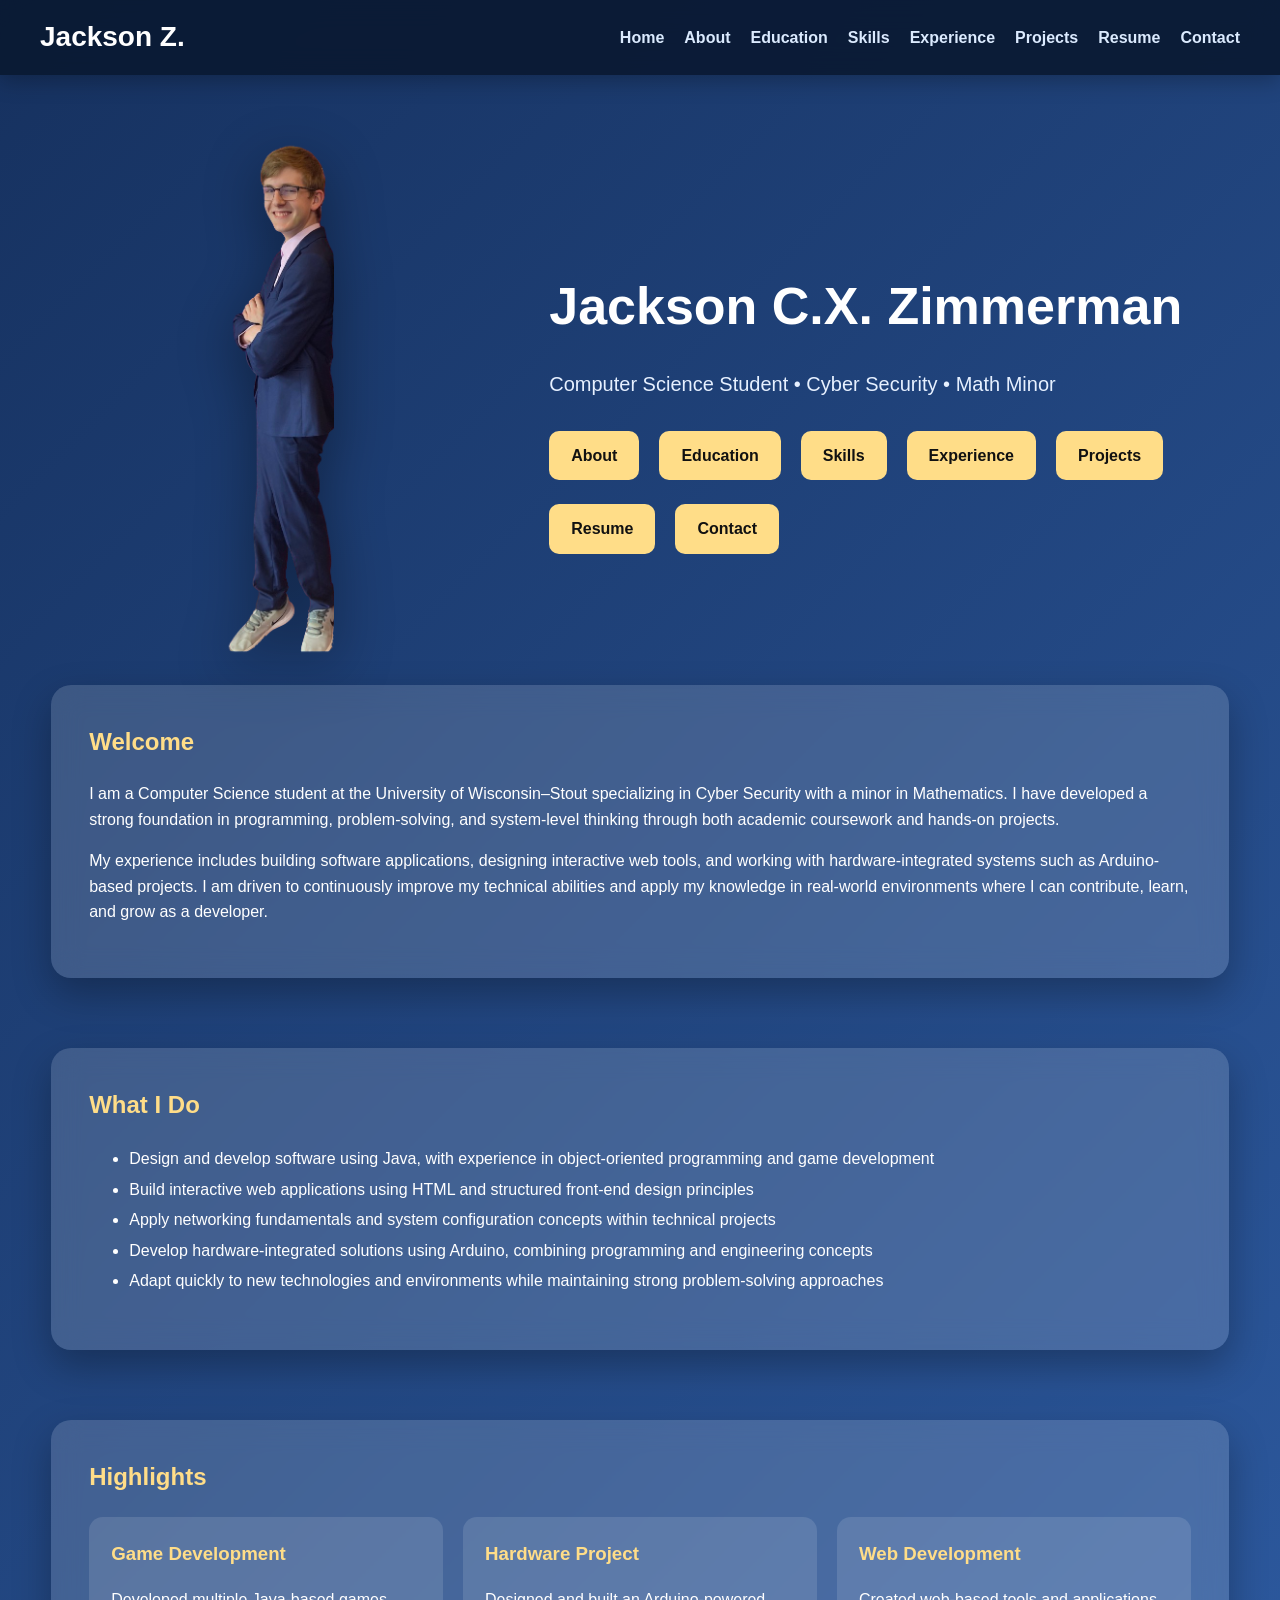
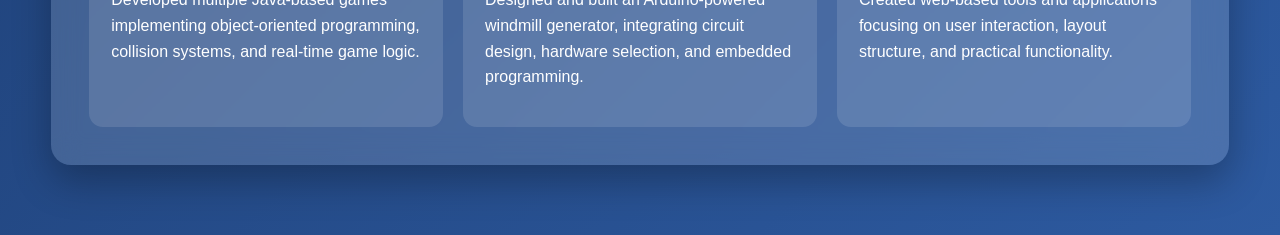
<file: index.html>
<!DOCTYPE html>
<html>
<head>
<meta charset="UTF-8">
<meta name="viewport" content="width=device-width, initial-scale=1.0">
<title>Jackson Zimmerman</title>
<link rel="stylesheet" href="style.css">
</head>

<body>

<nav class="top-nav">
<div class="nav-left">Jackson Z.</div>
<div class="nav-right">
<a href="index.html">Home</a>
<a href="about.html">About</a>
<a href="education.html">Education</a>
<a href="skills.html">Skills</a>
<a href="experience.html">Experience</a>
<a href="projects.html">Projects</a>
<a href="resume.html">Resume</a>
<a href="contact.html">Contact</a>
</div>
</nav>

<header class="home-hero">

<div class="home-hero-text">
<h1>Jackson C.X. Zimmerman</h1>
<p>Computer Science Student • Cyber Security • Math Minor</p>

<div class="home-buttons">
<a class="button" href="about.html">About</a>
<a class="button" href="education.html">Education</a>
<a class="button" href="skills.html">Skills</a>
<a class="button" href="experience.html">Experience</a>
<a class="button" href="projects.html">Projects</a>
<a class="button" href="resume.html">Resume</a>
<a class="button" href="contact.html">Contact</a>
</div>

</div>

<div class="home-hero-image">
<img src="pic (5).png" class="profile-img">
</div>

</header>

<section class="card">

<h2>Welcome</h2>

<p>
I am a Computer Science student at the University of Wisconsin–Stout specializing in Cyber Security with a minor in Mathematics. 
I have developed a strong foundation in programming, problem-solving, and system-level thinking through both academic coursework and hands-on projects.
</p>

<p>
My experience includes building software applications, designing interactive web tools, and working with hardware-integrated systems such as Arduino-based projects. 
I am driven to continuously improve my technical abilities and apply my knowledge in real-world environments where I can contribute, learn, and grow as a developer.
</p>

</section>

<section class="card">

<h2>What I Do</h2>

<ul>
<li>Design and develop software using Java, with experience in object-oriented programming and game development</li>
<li>Build interactive web applications using HTML and structured front-end design principles</li>
<li>Apply networking fundamentals and system configuration concepts within technical projects</li>
<li>Develop hardware-integrated solutions using Arduino, combining programming and engineering concepts</li>
<li>Adapt quickly to new technologies and environments while maintaining strong problem-solving approaches</li>
</ul>

</section>

<section class="card">

<h2>Highlights</h2>

<div class="highlight-grid">

<div class="highlight-box">
<h3>Game Development</h3>
<p>Developed multiple Java-based games implementing object-oriented programming, collision systems, and real-time game logic.</p>
</div>

<div class="highlight-box">
<h3>Hardware Project</h3>
<p>Designed and built an Arduino-powered windmill generator, integrating circuit design, hardware selection, and embedded programming.</p>
</div>

<div class="highlight-box">
<h3>Web Development</h3>
<p>Created web-based tools and applications focusing on user interaction, layout structure, and practical functionality.</p>
</div>

</div>

</section>

</body>
</html>
</file>
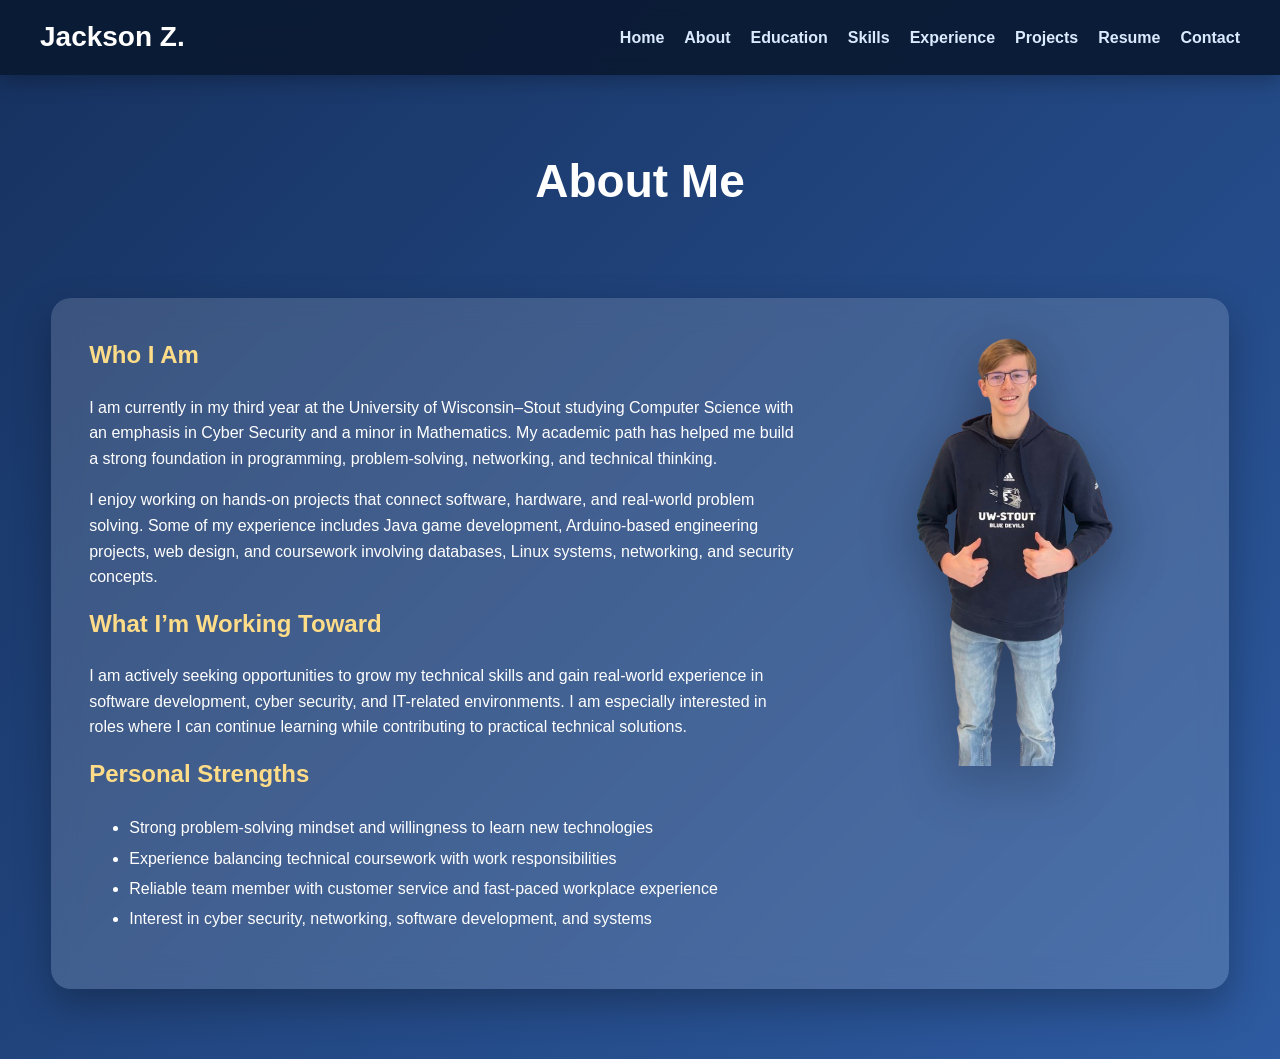
<file: about.html>
<!DOCTYPE html>
<html>
<head>
<meta charset="UTF-8">
<title>About</title>
<meta name="viewport" content="width=device-width, initial-scale=1.0">
<link rel="stylesheet" href="style.css">
</head>

<body>

<nav class="top-nav">
<div class="nav-left">Jackson Z.</div>
<div class="nav-right">
<a href="index.html">Home</a>
<a href="about.html">About</a>
<a href="education.html">Education</a>
<a href="skills.html">Skills</a>
<a href="experience.html">Experience</a>
<a href="projects.html">Projects</a>
<a href="resume.html">Resume</a>
<a href="contact.html">Contact</a>
</div>
</nav>

<header class="hero"><h1>About Me</h1></header>

<section class="card">

<div class="about-layout">

<div class="about-text">

<h2>Who I Am</h2>
<p>
I am currently in my third year at the University of Wisconsin–Stout studying Computer Science 
with an emphasis in Cyber Security and a minor in Mathematics. My academic path has helped me build 
a strong foundation in programming, problem-solving, networking, and technical thinking.
</p>

<p>
I enjoy working on hands-on projects that connect software, hardware, and real-world problem solving. 
Some of my experience includes Java game development, Arduino-based engineering projects, web design, 
and coursework involving databases, Linux systems, networking, and security concepts.
</p>

<h2>What I’m Working Toward</h2>
<p>
I am actively seeking opportunities to grow my technical skills and gain real-world experience in 
software development, cyber security, and IT-related environments. I am especially interested in roles 
where I can continue learning while contributing to practical technical solutions.
</p>

<h2>Personal Strengths</h2>
<ul>
<li>Strong problem-solving mindset and willingness to learn new technologies</li>
<li>Experience balancing technical coursework with work responsibilities</li>
<li>Reliable team member with customer service and fast-paced workplace experience</li>
<li>Interest in cyber security, networking, software development, and systems</li>
</ul>

</div>

<div class="about-image">
<img src="pic (7).png" class="profile-img" alt="Jackson Zimmerman">
</div>

</div>

</section>

</body>
</html>
</file>
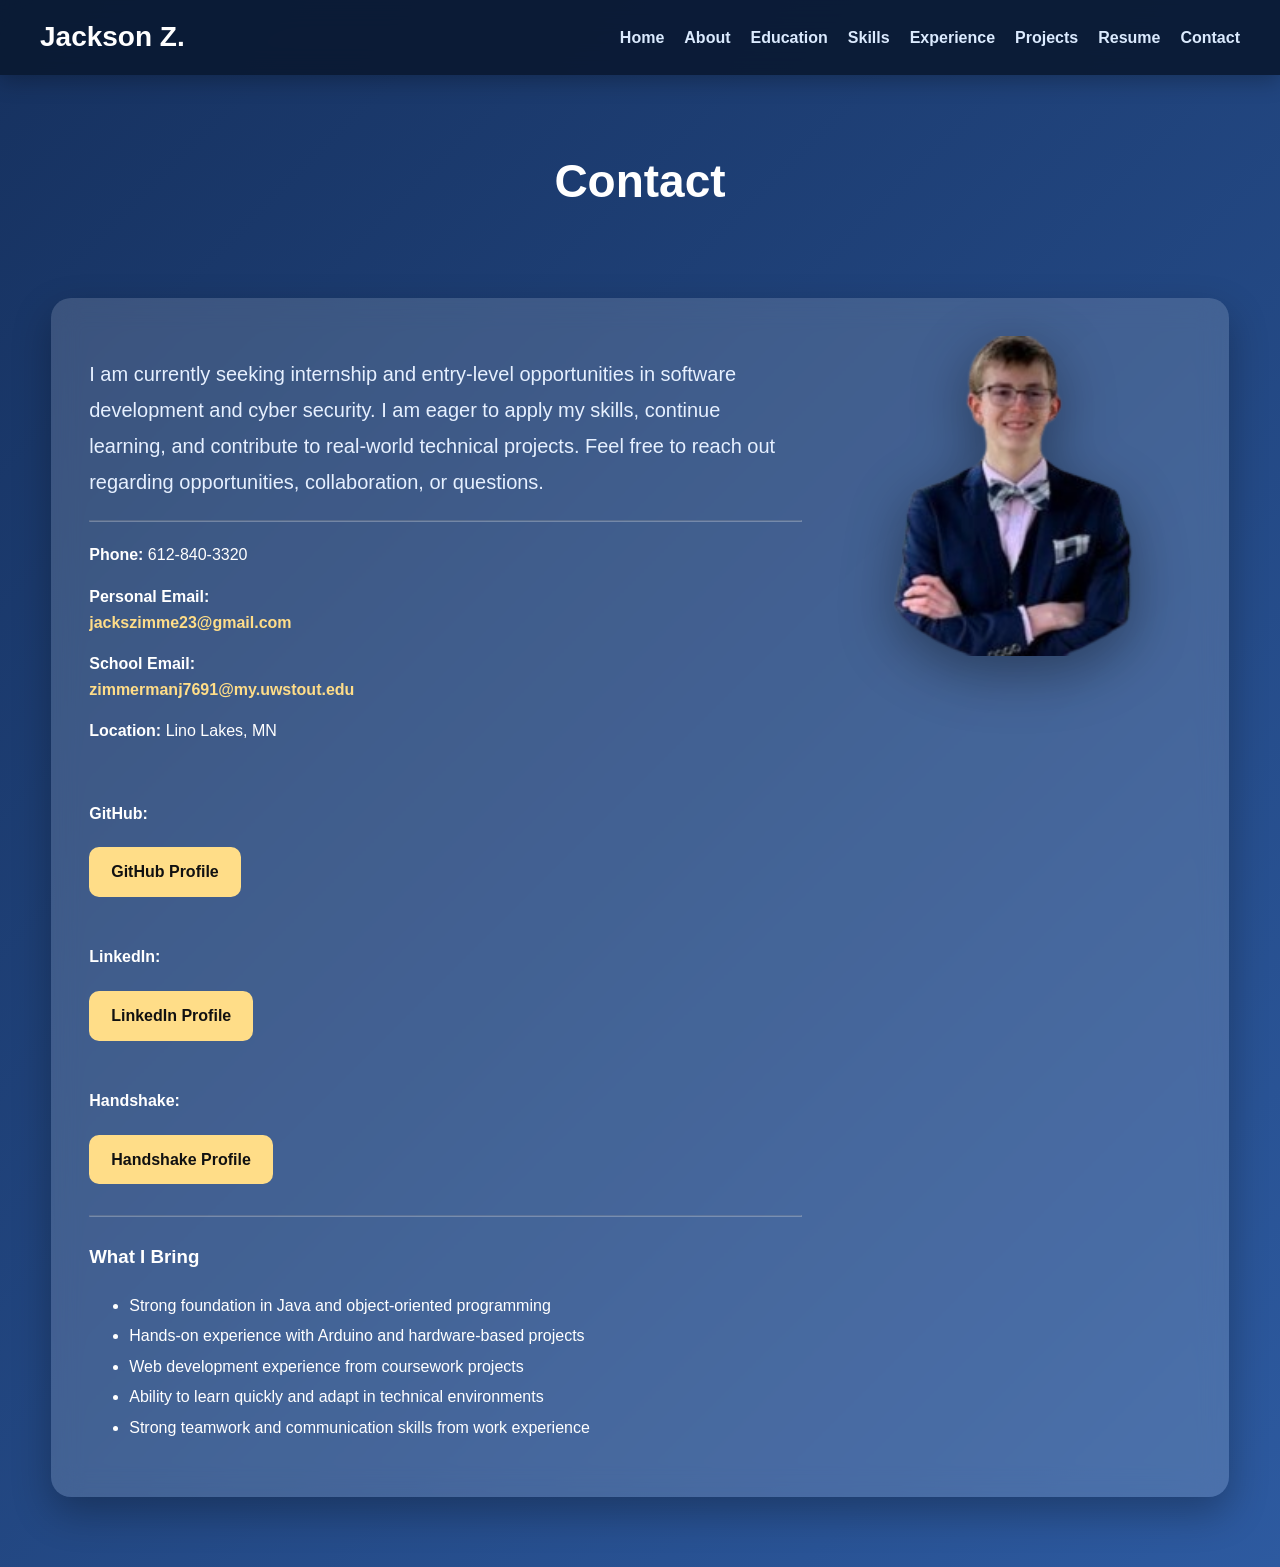
<file: contact.html>
<!DOCTYPE html>
<html>
<head>
<meta charset="UTF-8">
<meta name="viewport" content="width=device-width, initial-scale=1.0">
<title>Contact</title>
<link rel="stylesheet" href="style.css">
</head>

<body>

<nav class="top-nav">
<div class="nav-left">Jackson Z.</div>
<div class="nav-right">
<a href="index.html">Home</a>
<a href="about.html">About</a>
<a href="education.html">Education</a>
<a href="skills.html">Skills</a>
<a href="experience.html">Experience</a>
<a href="projects.html">Projects</a>
<a href="resume.html">Resume</a>
<a href="contact.html">Contact</a>
</div>
</nav>

<header class="hero">
<h1>Contact</h1>
</header>

<section class="card">

<div class="contact-layout">

<div class="contact-text">

<p class="contact-intro">
I am currently seeking internship and entry-level opportunities in software development and cyber security. 
I am eager to apply my skills, continue learning, and contribute to real-world technical projects. 
Feel free to reach out regarding opportunities, collaboration, or questions.
</p>

<hr style="margin:20px 0; opacity:0.3;">

<p><strong>Phone:</strong> 612-840-3320</p>

<p><strong>Personal Email:</strong><br>
<a href="mailto:jackszimme23@gmail.com">
jackszimme23@gmail.com
</a>
</p>

<p><strong>School Email:</strong><br>
<a href="mailto:zimmermanj7691@my.uwstout.edu">
zimmermanj7691@my.uwstout.edu
</a>
</p>

<p><strong>Location:</strong> Lino Lakes, MN</p>

<br>

<p><strong>GitHub:</strong></p>
<a class="button" href="https://github.com/JacksonOnDaHub" target="_blank">
GitHub Profile
</a>

<br><br>

<p><strong>LinkedIn:</strong></p>
<a class="button" href="https://www.linkedin.com/in/jackson-zimmerman-the-real-one/" target="_blank">
LinkedIn Profile
</a>

<br><br>

<p><strong>Handshake:</strong></p>
<a class="button" href="https://app.joinhandshake.com/profiles/jacksonz" target="_blank">
Handshake Profile
</a>

<hr style="margin:25px 0; opacity:0.3;">

<h3>What I Bring</h3>
<ul>
<li>Strong foundation in Java and object-oriented programming</li>
<li>Hands-on experience with Arduino and hardware-based projects</li>
<li>Web development experience from coursework projects</li>
<li>Ability to learn quickly and adapt in technical environments</li>
<li>Strong teamwork and communication skills from work experience</li>
</ul>

</div>

<div class="contact-image">
<img src="pfp.png" class="profile-img">
</div>

</div>

</section>

</body>
</html>
</file>
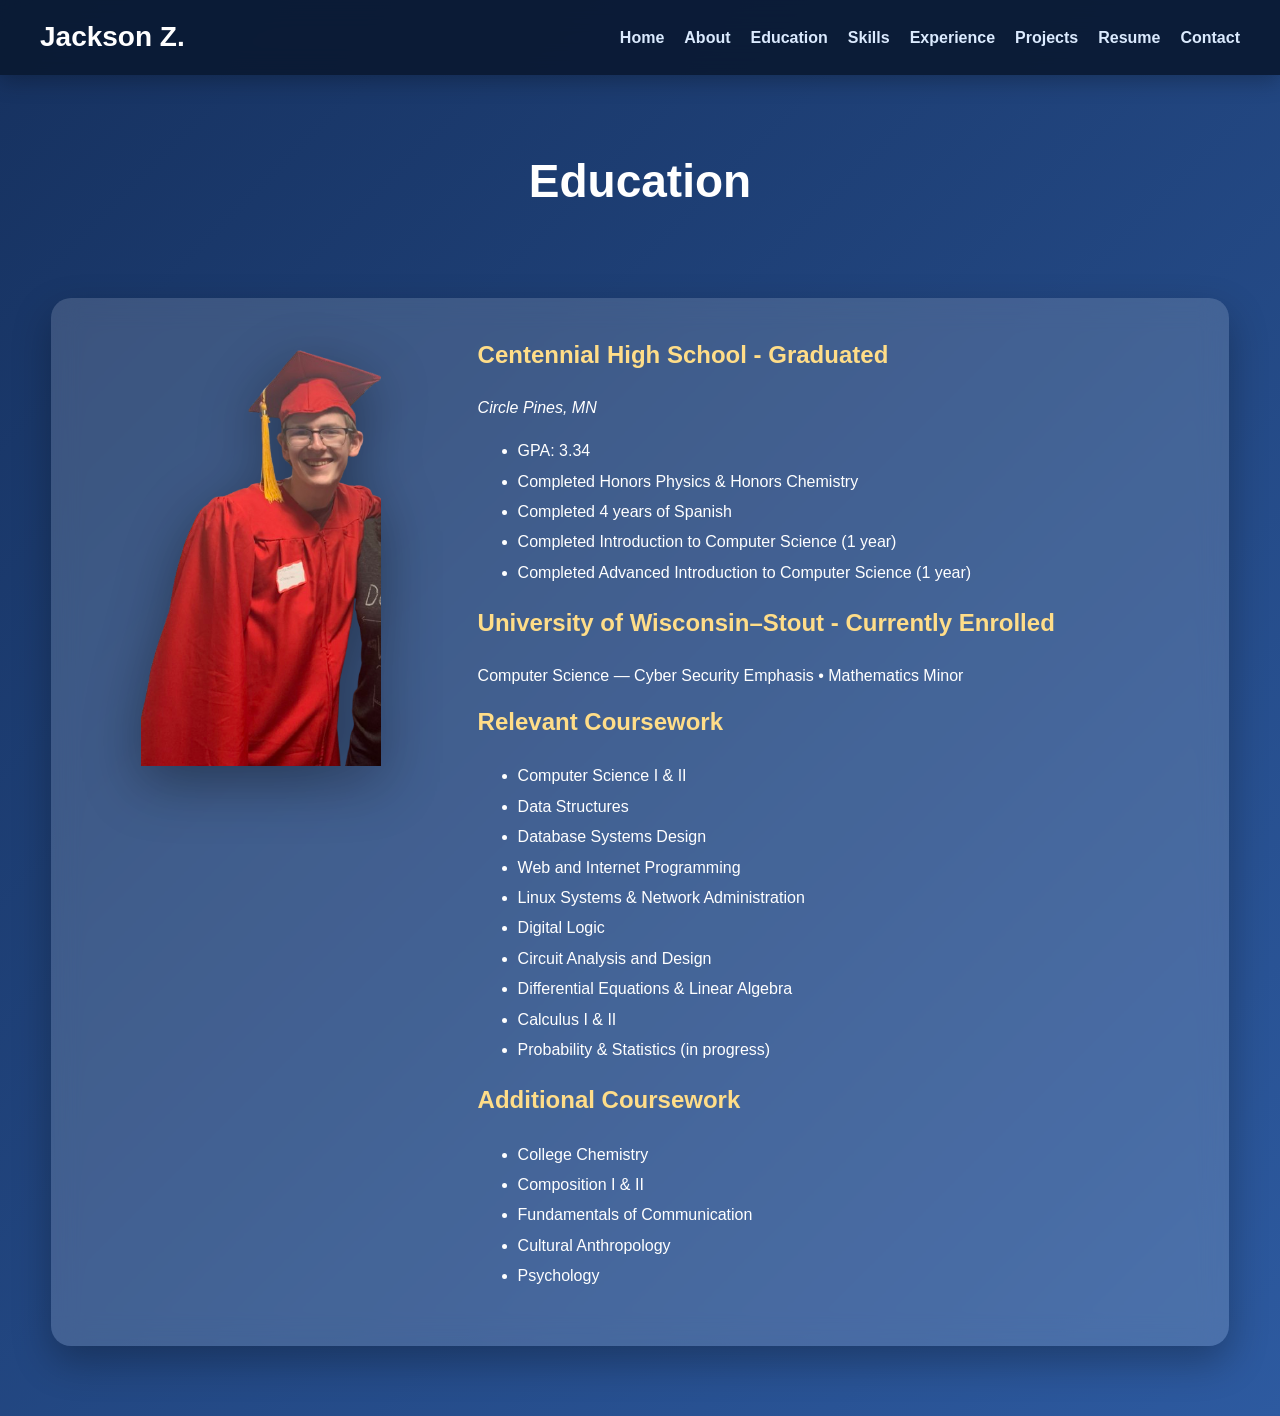
<file: education.html>
<!DOCTYPE html>
<html>
<head>
<meta charset="UTF-8">
<meta name="viewport" content="width=device-width, initial-scale=1.0">
<title>Education</title>
<link rel="stylesheet" href="style.css">
</head>

<body>

<nav class="top-nav">
<div class="nav-left">Jackson Z.</div>
<div class="nav-right">
<a href="index.html">Home</a>
<a href="about.html">About</a>
<a href="education.html">Education</a>
<a href="skills.html">Skills</a>
<a href="experience.html">Experience</a>
<a href="projects.html">Projects</a>
<a href="resume.html">Resume</a>
<a href="contact.html">Contact</a>
</div>
</nav>

<header class="hero"><h1>Education</h1></header>

<section class="card">

<div class="education-layout">

<div class="education-text">

    <h2>Centennial High School - Graduated</h2>
<p><em>Circle Pines, MN</em></p>
<ul>
<li>GPA: 3.34</li>
<li>Completed Honors Physics & Honors Chemistry</li>
<li>Completed 4 years of Spanish</li>
<li>Completed Introduction to Computer Science (1 year)</li>
<li>Completed Advanced Introduction to Computer Science (1 year)</li>
</ul>

<h2>University of Wisconsin–Stout - Currently Enrolled</h2>
<p>Computer Science — Cyber Security Emphasis • Mathematics Minor</p>

<h2>Relevant Coursework</h2>
<ul>
<li>Computer Science I & II</li>
<li>Data Structures</li>
<li>Database Systems Design</li>
<li>Web and Internet Programming</li>
<li>Linux Systems & Network Administration</li>
<li>Digital Logic</li>
<li>Circuit Analysis and Design</li>
<li>Differential Equations & Linear Algebra</li>
<li>Calculus I & II</li>
<li>Probability & Statistics (in progress)</li>
</ul>

<h2>Additional Coursework</h2>
<ul>
<li>College Chemistry</li>
<li>Composition I & II</li>
<li>Fundamentals of Communication</li>
<li>Cultural Anthropology</li>
<li>Psychology</li>
</ul>



</div>

<div class="education-image">
<img src="pic (3).png" class="profile-img">
</div>

</div>

</section>

</body>
</html>
</file>
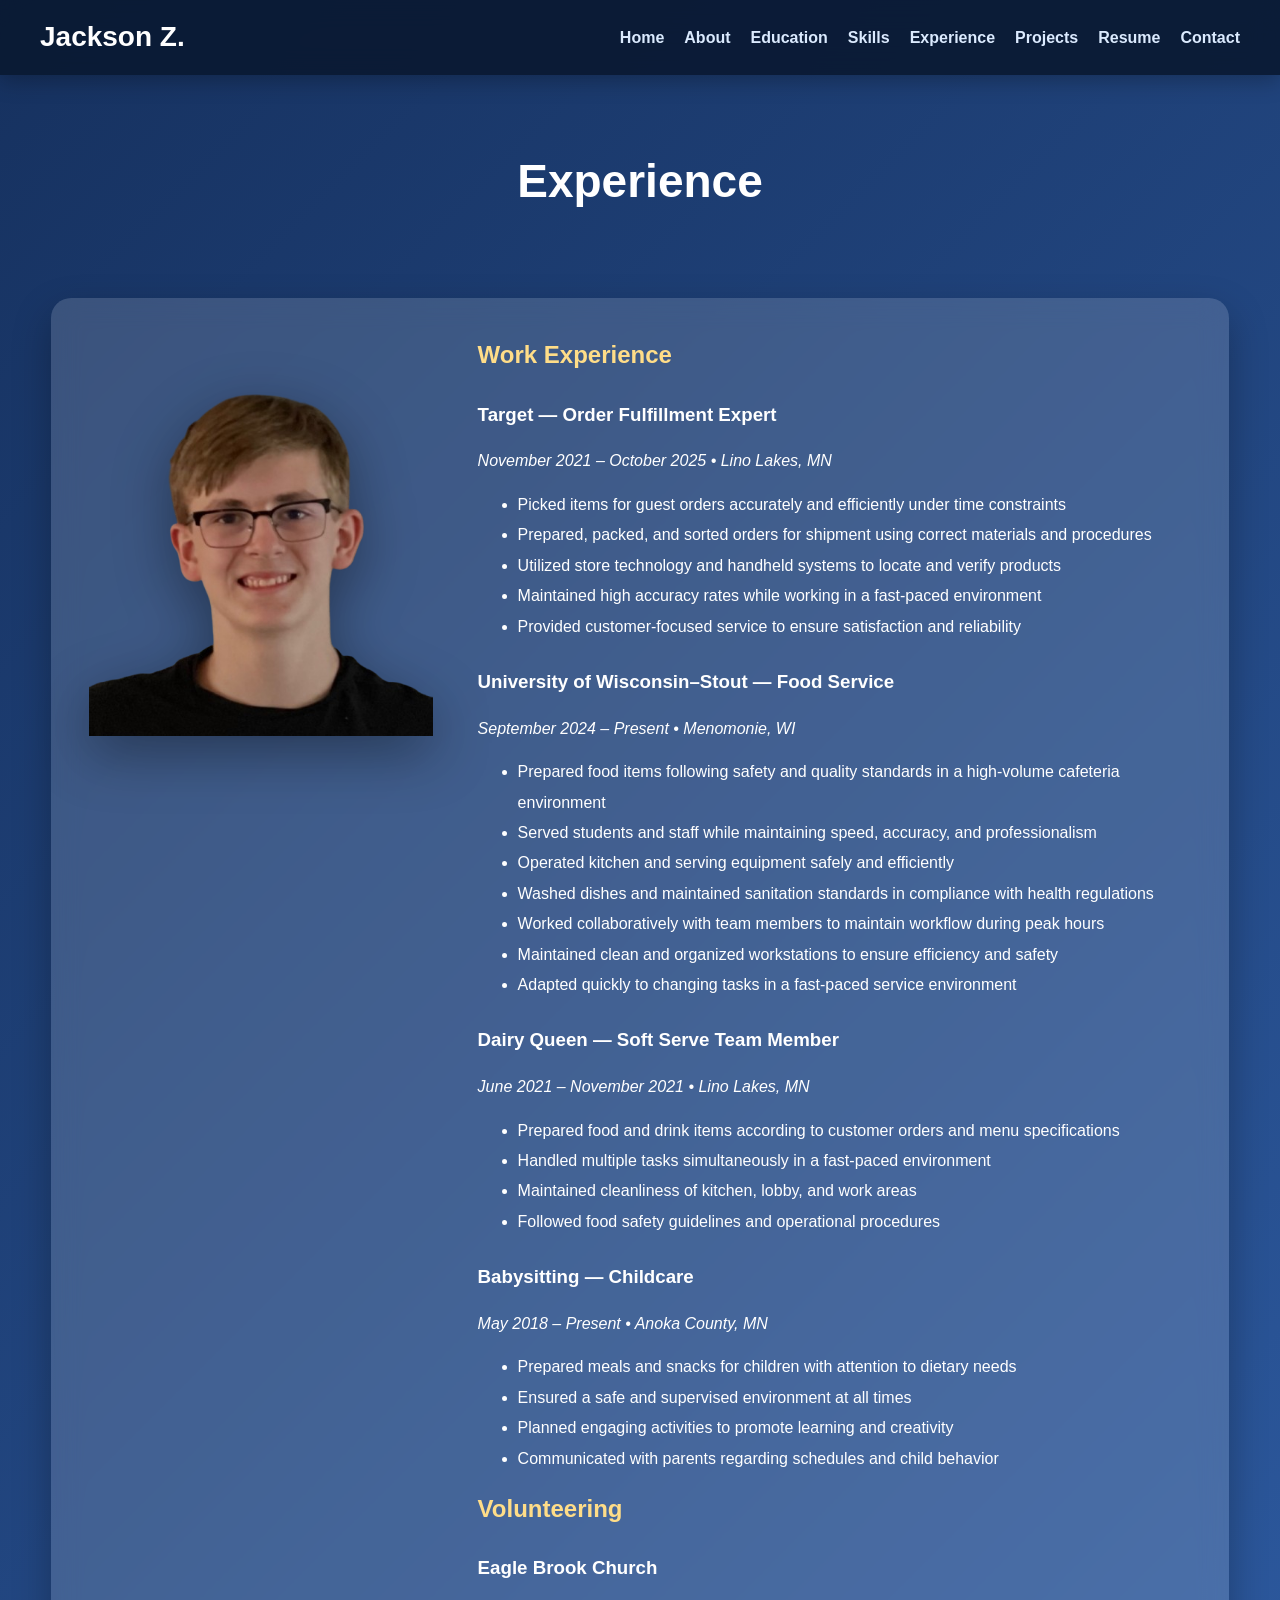
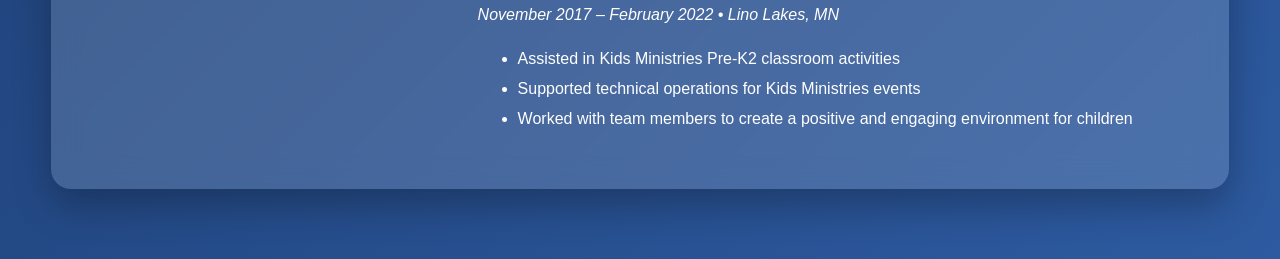
<file: experience.html>
<!DOCTYPE html>
<html>
<head>
<meta charset="UTF-8">
<meta name="viewport" content="width=device-width, initial-scale=1.0">
<title>Experience</title>
<link rel="stylesheet" href="style.css">
</head>

<body>

<nav class="top-nav">
<div class="nav-left">Jackson Z.</div>
<div class="nav-right">
<a href="index.html">Home</a>
<a href="about.html">About</a>
<a href="education.html">Education</a>
<a href="skills.html">Skills</a>
<a href="experience.html">Experience</a>
<a href="projects.html">Projects</a>
<a href="resume.html">Resume</a>
<a href="contact.html">Contact</a>
</div>
</nav>

<header class="hero"><h1>Experience</h1></header>

<section class="card">

<div class="experience-layout">

<div class="experience-text">

<h2>Work Experience</h2>

<h3>Target — Order Fulfillment Expert</h3>
<p><em>November 2021 – October 2025 • Lino Lakes, MN</em></p>
<ul>
<li>Picked items for guest orders accurately and efficiently under time constraints</li>
<li>Prepared, packed, and sorted orders for shipment using correct materials and procedures</li>
<li>Utilized store technology and handheld systems to locate and verify products</li>
<li>Maintained high accuracy rates while working in a fast-paced environment</li>
<li>Provided customer-focused service to ensure satisfaction and reliability</li>
</ul>

<h3>University of Wisconsin–Stout — Food Service</h3>
<p><em>September 2024 – Present • Menomonie, WI</em></p>
<ul>
<li>Prepared food items following safety and quality standards in a high-volume cafeteria environment</li>
<li>Served students and staff while maintaining speed, accuracy, and professionalism</li>
<li>Operated kitchen and serving equipment safely and efficiently</li>
<li>Washed dishes and maintained sanitation standards in compliance with health regulations</li>
<li>Worked collaboratively with team members to maintain workflow during peak hours</li>
<li>Maintained clean and organized workstations to ensure efficiency and safety</li>
<li>Adapted quickly to changing tasks in a fast-paced service environment</li>
</ul>

<h3>Dairy Queen — Soft Serve Team Member</h3>
<p><em>June 2021 – November 2021 • Lino Lakes, MN</em></p>
<ul>
<li>Prepared food and drink items according to customer orders and menu specifications</li>
<li>Handled multiple tasks simultaneously in a fast-paced environment</li>
<li>Maintained cleanliness of kitchen, lobby, and work areas</li>
<li>Followed food safety guidelines and operational procedures</li>
</ul>

<h3>Babysitting — Childcare</h3>
<p><em>May 2018 – Present • Anoka County, MN</em></p>
<ul>
<li>Prepared meals and snacks for children with attention to dietary needs</li>
<li>Ensured a safe and supervised environment at all times</li>
<li>Planned engaging activities to promote learning and creativity</li>
<li>Communicated with parents regarding schedules and child behavior</li>
</ul>

<h2>Volunteering</h2>

<h3>Eagle Brook Church</h3>
<p><em>November 2017 – February 2022 • Lino Lakes, MN</em></p>
<ul>
<li>Assisted in Kids Ministries Pre-K2 classroom activities</li>
<li>Supported technical operations for Kids Ministries events</li>
<li>Worked with team members to create a positive and engaging environment for children</li>
</ul>

</div>

<div class="experience-image">
<img src="pic (6).png" class="profile-img">
</div>

</div>

</section>

</body>
</html>
</file>
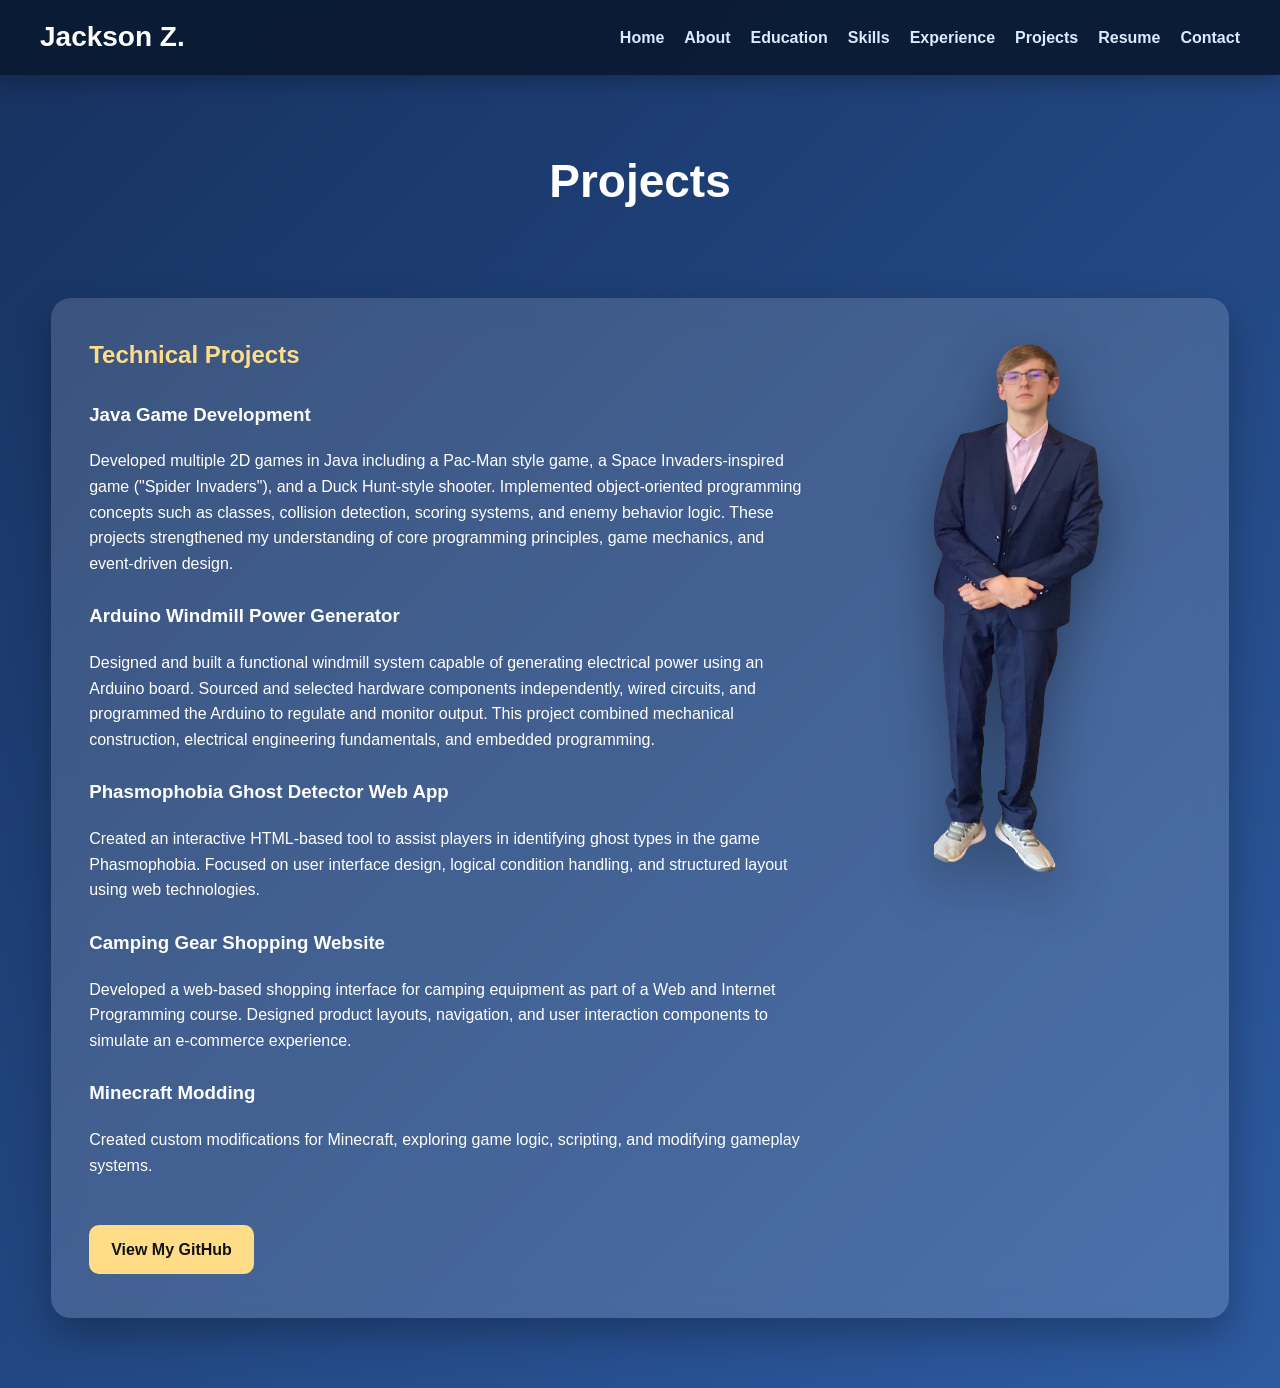
<file: projects.html>
<!DOCTYPE html>
<html>
<head>
<meta charset="UTF-8">
<meta name="viewport" content="width=device-width, initial-scale=1.0">
<title>Projects</title>
<link rel="stylesheet" href="style.css">
</head>

<body>

<nav class="top-nav">
<div class="nav-left">Jackson Z.</div>
<div class="nav-right">
<a href="index.html">Home</a>
<a href="about.html">About</a>
<a href="education.html">Education</a>
<a href="skills.html">Skills</a>
<a href="experience.html">Experience</a>
<a href="projects.html">Projects</a>
<a href="resume.html">Resume</a>
<a href="contact.html">Contact</a>
</div>
</nav>

<header class="hero"><h1>Projects</h1></header>

<section class="card">

<div class="projects-layout">

<div class="projects-text">

<h2>Technical Projects</h2>

<h3>Java Game Development</h3>
<p>
Developed multiple 2D games in Java including a Pac-Man style game, a Space Invaders-inspired game ("Spider Invaders"), and a Duck Hunt-style shooter.
Implemented object-oriented programming concepts such as classes, collision detection, scoring systems, and enemy behavior logic.
These projects strengthened my understanding of core programming principles, game mechanics, and event-driven design.
</p>

<h3>Arduino Windmill Power Generator</h3>
<p>
Designed and built a functional windmill system capable of generating electrical power using an Arduino board.
Sourced and selected hardware components independently, wired circuits, and programmed the Arduino to regulate and monitor output.
This project combined mechanical construction, electrical engineering fundamentals, and embedded programming.
</p>

<h3>Phasmophobia Ghost Detector Web App</h3>
<p>
Created an interactive HTML-based tool to assist players in identifying ghost types in the game Phasmophobia.
Focused on user interface design, logical condition handling, and structured layout using web technologies.
</p>

<h3>Camping Gear Shopping Website</h3>
<p>
Developed a web-based shopping interface for camping equipment as part of a Web and Internet Programming course.
Designed product layouts, navigation, and user interaction components to simulate an e-commerce experience.
</p>

<h3>Minecraft Modding</h3>
<p>
Created custom modifications for Minecraft, exploring game logic, scripting, and modifying gameplay systems.
</p>

<br>

<a class="button" href="https://github.com/JacksonOnDaHub" target="_blank">View My GitHub</a>

</div>

<div class="projects-image">
<img src="pic (4).png" class="profile-img">
</div>

</div>

</section>

</body>
</html>
</file>
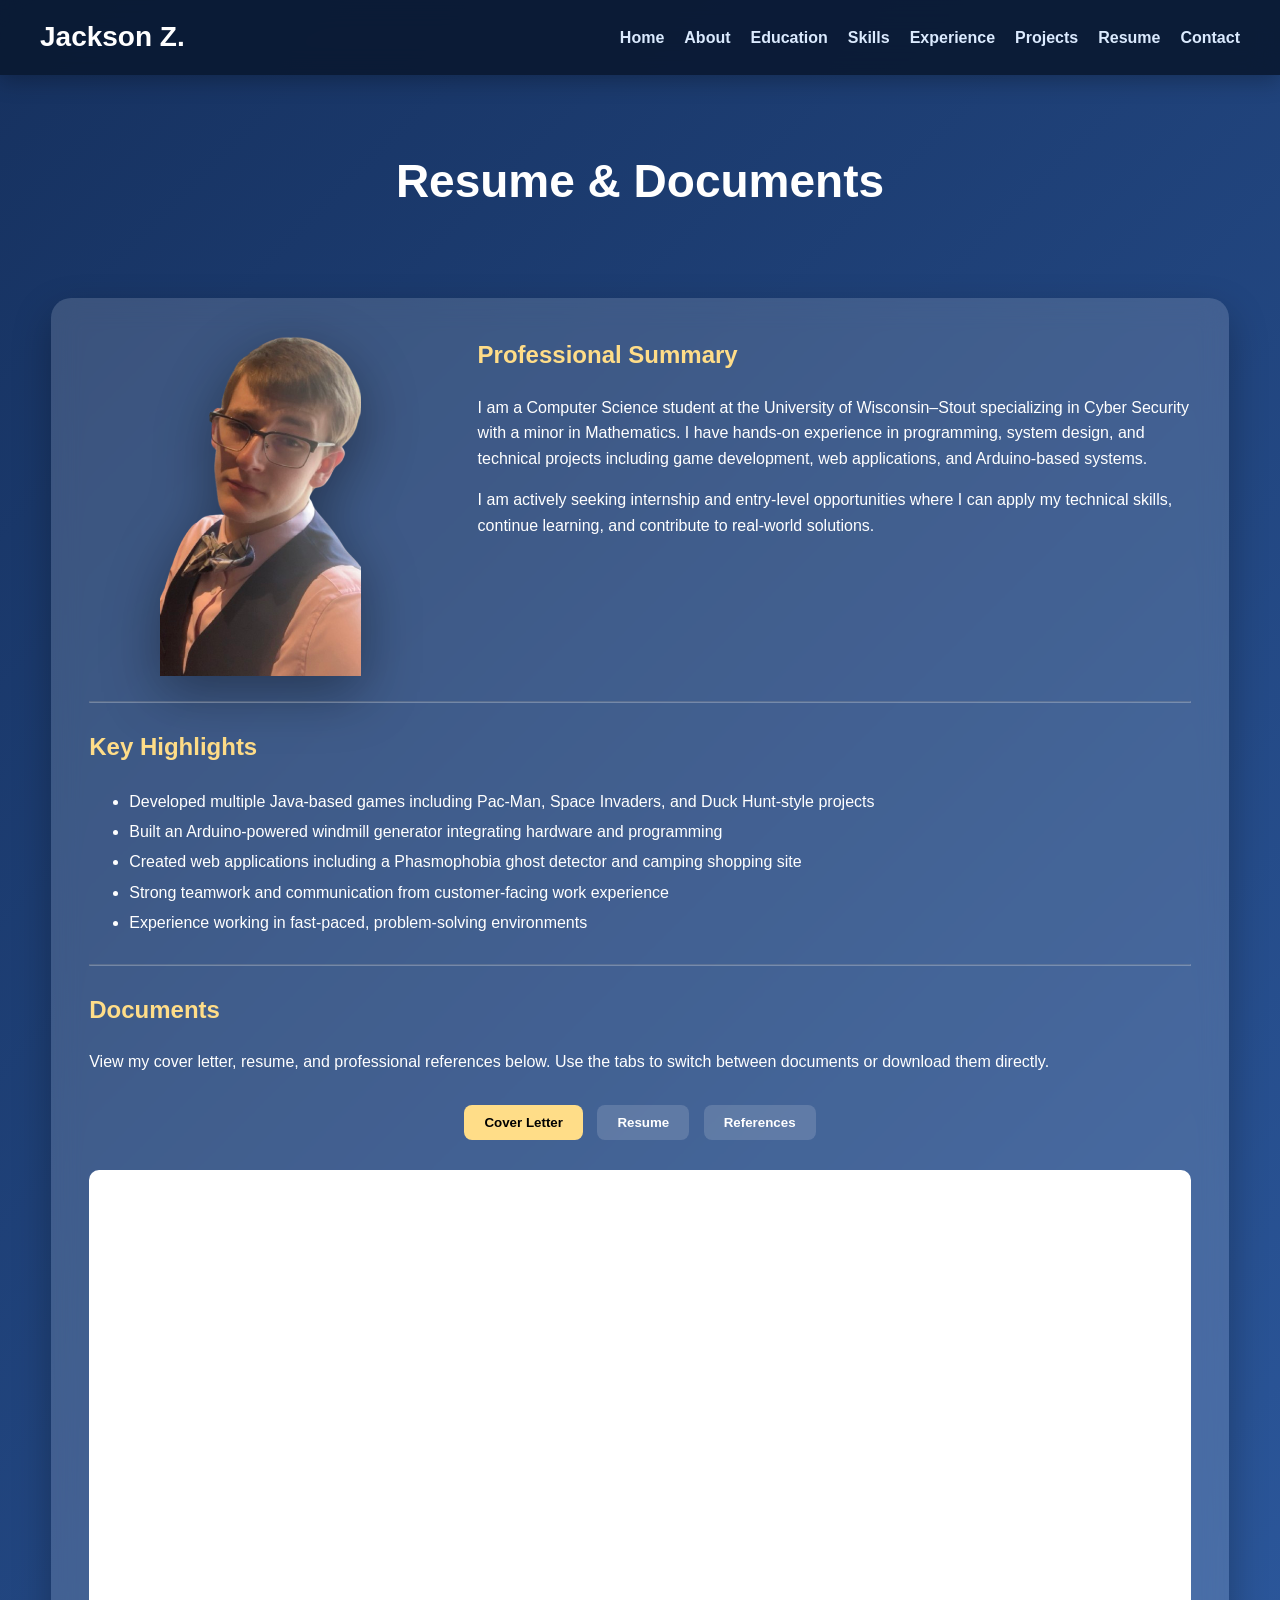
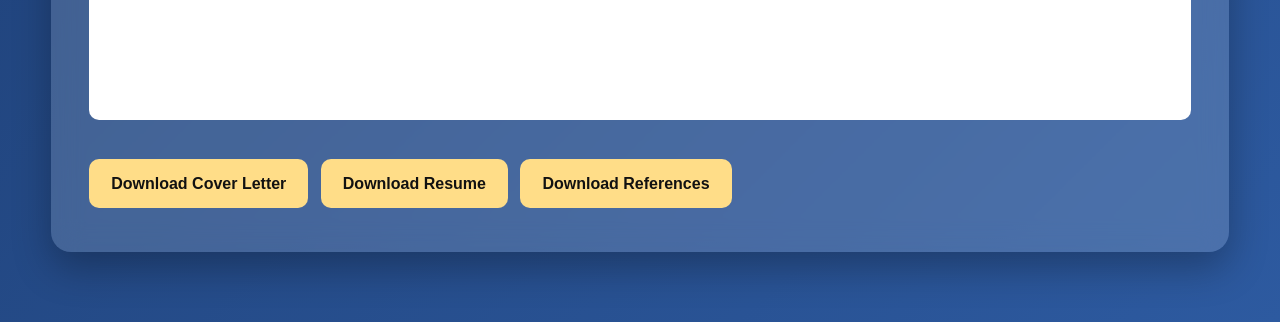
<file: resume.html>
<!DOCTYPE html>
<html>
<head>
<meta charset="UTF-8">
<meta name="viewport" content="width=device-width, initial-scale=1.0">
<title>Resume</title>
<link rel="stylesheet" href="style.css">

<style>
.tab-buttons {
    text-align: center;
    margin: 25px 0;
}

.tab-buttons button {
    background: rgba(255,255,255,0.15);
    border: none;
    color: #fff;
    padding: 10px 20px;
    margin: 5px;
    border-radius: 8px;
    cursor: pointer;
    font-weight: bold;
    transition: 0.2s;
}

.tab-buttons button:hover {
    background: rgba(255,255,255,0.3);
}

.tab-buttons button.active {
    background: #ffdd88;
    color: #000;
}

.doc-frame {
    width: 100%;
    height: 550px;
    border: none;
    border-radius: 10px;
}
</style>

</head>

<body>

<nav class="top-nav">
<div class="nav-left">Jackson Z.</div>
<div class="nav-right">
<a href="index.html">Home</a>
<a href="about.html">About</a>
<a href="education.html">Education</a>
<a href="skills.html">Skills</a>
<a href="experience.html">Experience</a>
<a href="projects.html">Projects</a>
<a href="resume.html">Resume</a>
<a href="contact.html">Contact</a>
</div>
</nav>

<header class="hero">
<h1>Resume & Documents</h1>
</header>

<section class="card">

<div class="resume-layout">

<div class="resume-text">

<h2>Professional Summary</h2>

<p>
I am a Computer Science student at the University of Wisconsin–Stout specializing in Cyber Security 
with a minor in Mathematics. I have hands-on experience in programming, system design, and technical 
projects including game development, web applications, and Arduino-based systems.
</p>

<p>
I am actively seeking internship and entry-level opportunities where I can apply my technical skills, 
continue learning, and contribute to real-world solutions.
</p>

</div>

<div class="resume-image">
<img src="pic (1).png" alt="Jackson Zimmerman" class="profile-img">
</div>

</div>

<hr style="margin: 25px 0; opacity: 0.3;">

<h2>Key Highlights</h2>
<ul>
<li>Developed multiple Java-based games including Pac-Man, Space Invaders, and Duck Hunt-style projects</li>
<li>Built an Arduino-powered windmill generator integrating hardware and programming</li>
<li>Created web applications including a Phasmophobia ghost detector and camping shopping site</li>
<li>Strong teamwork and communication from customer-facing work experience</li>
<li>Experience working in fast-paced, problem-solving environments</li>
</ul>

<hr style="margin: 25px 0; opacity: 0.3;">

<h2>Documents</h2>

<p>
View my cover letter, resume, and professional references below. 
Use the tabs to switch between documents or download them directly.
</p>

<div class="tab-buttons">
<button id="coverBtn" class="active" onclick="showDoc('cover')">Cover Letter</button>
<button id="resumeBtn" onclick="showDoc('resume')">Resume</button>
<button id="refBtn" onclick="showDoc('ref')">References</button>
</div>

<div id="coverDoc">
<iframe src="coverletter.pdf" class="doc-frame"></iframe>
</div>

<div id="resumeDoc" style="display:none;">
<iframe src="resume.pdf" class="doc-frame"></iframe>
</div>

<div id="refDoc" style="display:none;">
<iframe src="references.pdf" class="doc-frame"></iframe>
</div>

<br>

<a class="button" href="coverletter.pdf">Download Cover Letter</a>
<a class="button" href="resume.pdf">Download Resume</a>
<a class="button" href="references.pdf">Download References</a>

</section>

<script>
function showDoc(type) {
    document.getElementById('coverDoc').style.display = type === 'cover' ? 'block' : 'none';
    document.getElementById('resumeDoc').style.display = type === 'resume' ? 'block' : 'none';
    document.getElementById('refDoc').style.display = type === 'ref' ? 'block' : 'none';

    document.getElementById('coverBtn').classList.remove('active');
    document.getElementById('resumeBtn').classList.remove('active');
    document.getElementById('refBtn').classList.remove('active');

    if(type === 'cover') document.getElementById('coverBtn').classList.add('active');
    if(type === 'resume') document.getElementById('resumeBtn').classList.add('active');
    if(type === 'ref') document.getElementById('refBtn').classList.add('active');
}
</script>

</body>
</html>
</file>
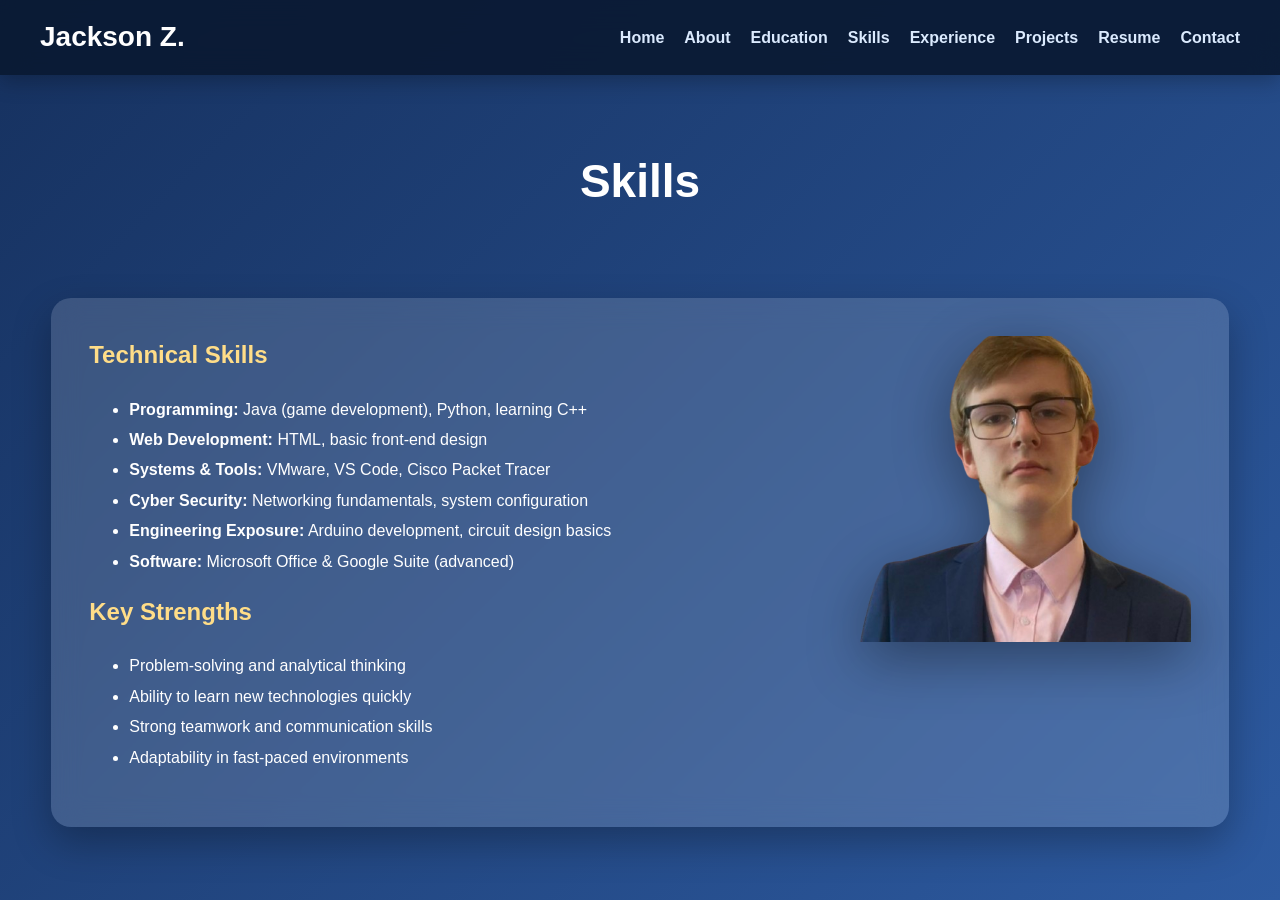
<file: skills.html>
<!DOCTYPE html>
<html>
<head>
<meta charset="UTF-8">
<meta name="viewport" content="width=device-width, initial-scale=1.0">
<title>Skills</title>
<link rel="stylesheet" href="style.css">
</head>

<body>

<nav class="top-nav">
<div class="nav-left">Jackson Z.</div>
<div class="nav-right">
<a href="index.html">Home</a>
<a href="about.html">About</a>
<a href="education.html">Education</a>
<a href="skills.html">Skills</a>
<a href="experience.html">Experience</a>
<a href="projects.html">Projects</a>
<a href="resume.html">Resume</a>
<a href="contact.html">Contact</a>
</div>
</nav>

<header class="hero"><h1>Skills</h1></header>

<section class="card">

<div class="skills-layout">

<div class="skills-text">

<h2>Technical Skills</h2>
<ul>
<li><strong>Programming:</strong> Java (game development), Python, learning C++</li>
<li><strong>Web Development:</strong> HTML, basic front-end design</li>
<li><strong>Systems & Tools:</strong> VMware, VS Code, Cisco Packet Tracer</li>
<li><strong>Cyber Security:</strong> Networking fundamentals, system configuration</li>
<li><strong>Engineering Exposure:</strong> Arduino development, circuit design basics</li>
<li><strong>Software:</strong> Microsoft Office & Google Suite (advanced)</li>
</ul>

<h2>Key Strengths</h2>
<ul>
<li>Problem-solving and analytical thinking</li>
<li>Ability to learn new technologies quickly</li>
<li>Strong teamwork and communication skills</li>
<li>Adaptability in fast-paced environments</li>
</ul>

</div>

<div class="skills-image">
<img src="pic (2).png" alt="Jackson" class="profile-img">
</div>

</div>

</section>

</body>
</html>
</file>
<file: style.css>
html {
    scroll-behavior: smooth;
    overflow-x: hidden;
}

* {
    box-sizing: border-box;
}

body {
    font-family: 'Inter', Arial, sans-serif;
    margin: 0;
    background: linear-gradient(135deg, #16315f, #2d5aa0);
    color: #ffffff;
    line-height: 1.6;
    min-height: 100vh;
    overflow-x: hidden;
}

a {
    color: #ffdd88;
    text-decoration: none;
    font-weight: 600;
    transition: 0.25s ease;
}

a:hover {
    color: #ffffff;
    text-decoration: underline;
}

.top-nav {
    display: flex;
    justify-content: space-between;
    align-items: center;
    padding: 15px 40px;
    background: rgba(10, 25, 50, 0.92);
    backdrop-filter: blur(14px);
    position: sticky;
    top: 0;
    width: 100%;
    z-index: 1000;
    box-shadow: 0 6px 20px rgba(0,0,0,0.25);
}

.nav-left {
    font-size: 28px;
    font-weight: 800;
}

.nav-right {
    display: flex;
    gap: 20px;
    flex-wrap: wrap;
}

.nav-right a {
    color: #dbeafe;
    font-weight: 700;
}

.nav-right a:hover {
    color: #ffdd88;
    text-decoration: none;
}

.hero {
    text-align: center;
    padding: 70px 20px 40px;
    animation: fadeUp 0.6s ease;
}

.hero h1 {
    font-size: 46px;
    margin: 0 0 10px;
}

.card {
    width: 92%;
    max-width: 1300px;
    margin: 30px auto 70px;
    padding: 38px;
    background: rgba(255, 255, 255, 0.15);
    border-radius: 20px;
    backdrop-filter: blur(14px);
    box-shadow: 0 16px 38px rgba(0,0,0,0.28);
    animation: fadeUp 0.6s ease;
}

.card h2 {
    color: #ffdd88;
    margin-top: 0;
}

.card h3 {
    margin-top: 25px;
}

.card p {
    margin-bottom: 15px;
}

.card ul {
    line-height: 1.9;
}

.button {
    display: inline-block;
    padding: 12px 22px;
    background: #ffdd88;
    color: #111 !important;
    border-radius: 10px;
    text-decoration: none;
    font-weight: 800;
    margin: 6px 8px 6px 0;
    transition: 0.25s ease;
}

.button:hover {
    background: #ffe9b3;
    transform: translateY(-3px);
    box-shadow: 0 8px 18px rgba(0,0,0,0.25);
    text-decoration: none;
}

.profile-img {
    width: 100%;
    max-width: 370px;
    max-height: 400px;
    object-fit: contain;
    display: block;
    margin: auto;
    filter: drop-shadow(0 16px 28px rgba(0,0,0,0.38));
    transition: 0.25s ease;
}

.profile-img:hover {
    transform: translateY(-4px);
}

.home-hero {
    width: 92%;
    max-width: 1300px;
    margin: 60px auto 30px;
    display: grid;
    grid-template-columns: 0.8fr 1.2fr;
    align-items: center;
    gap: 45px;
}

.home-hero-image {
    display: flex;
    justify-content: center;
    order: 1;
}

.home-hero-text {
    order: 2;
}

.home-hero-text h1 {
    font-size: 52px;
    margin-bottom: 12px;
}

.home-hero-text p {
    font-size: 20px;
    color: #e6f0ff;
    margin-bottom: 25px;
}

.home-buttons {
    display: flex;
    flex-wrap: wrap;
    gap: 12px;
}

.home-hero-image img {
    max-height: 520px;
}

.highlight-grid {
    display: grid;
    grid-template-columns: repeat(3, 1fr);
    gap: 20px;
    margin-top: 20px;
}

.highlight-box {
    background: rgba(255,255,255,0.12);
    padding: 22px;
    border-radius: 14px;
    transition: 0.25s ease;
}

.highlight-box:hover {
    transform: translateY(-6px);
    background: rgba(255,255,255,0.2);
}

.highlight-box h3 {
    margin-top: 0;
    color: #ffdd88;
}

.about-layout,
.education-layout,
.skills-layout,
.experience-layout,
.projects-layout,
.resume-layout,
.contact-layout {
    display: flex;
    align-items: flex-start;
    gap: 45px;
}

.about-text,
.education-text,
.skills-text,
.experience-text,
.projects-text,
.resume-text,
.contact-text {
    flex: 1.35;
}

.about-image,
.education-image,
.skills-image,
.experience-image,
.projects-image,
.resume-image,
.contact-image {
    flex: 0.65;
    display: flex;
    justify-content: center;
    align-items: flex-start;
}

.education-image,
.experience-image,
.resume-image {
    order: -1;
}

.about-image img,
.education-image img,
.skills-image img,
.experience-image img,
.projects-image img,
.resume-image img,
.contact-image img {
    max-height: 430px;
}

.projects-image img {
    max-height: 540px;
}

.resume-image img {
    max-height: 340px;
}

.contact-image img {
    max-height: 320px;
    border-radius: 14px;
}

.contact-intro {
    font-size: 20px;
    line-height: 1.8;
    color: #e6f0ff;
    font-weight: 500;
}

.doc-frame {
    width: 100%;
    height: 560px;
    border: none;
    border-radius: 12px;
    background: white;
}

@keyframes fadeUp {
    from {
        opacity: 0;
        transform: translateY(18px);
    }

    to {
        opacity: 1;
        transform: translateY(0);
    }
}

::-webkit-scrollbar {
    width: 10px;
}

::-webkit-scrollbar-track {
    background: #16315f;
}

::-webkit-scrollbar-thumb {
    background: #ffdd88;
    border-radius: 10px;
}

@media (max-width: 850px) {
    .top-nav {
        flex-direction: column;
        gap: 10px;
        padding: 14px 20px;
    }

    .nav-right {
        justify-content: center;
        gap: 12px;
        font-size: 14px;
    }

    .hero {
        padding: 50px 20px 25px;
    }

    .hero h1 {
        font-size: 32px;
    }

    .card {
        width: 92%;
        padding: 26px;
    }

    .home-hero {
        grid-template-columns: 1fr;
        text-align: center;
        margin-top: 35px;
    }

    .home-hero-image,
    .home-hero-text {
        order: initial;
    }

    .home-buttons {
        justify-content: center;
    }

    .home-hero-text h1 {
        font-size: 36px;
    }

    .home-hero-image img {
        max-height: 330px;
    }

    .highlight-grid {
        grid-template-columns: 1fr;
    }

    .about-layout,
    .education-layout,
    .skills-layout,
    .experience-layout,
    .projects-layout,
    .resume-layout,
    .contact-layout {
        flex-direction: column;
    }

    .about-image,
    .education-image,
    .skills-image,
    .experience-image,
    .projects-image,
    .resume-image,
    .contact-image {
        width: 100%;
        order: initial;
    }

    .about-image img,
    .education-image img,
    .skills-image img,
    .experience-image img,
    .projects-image img,
    .resume-image img,
    .contact-image img {
        max-height: 280px;
    }
}
.home-hero {
    width: 92%;
    max-width: 1300px;
    margin: 60px auto 30px;
    display: grid;
    grid-template-columns: 0.8fr 1.2fr;
    align-items: center;
    gap: 45px;
}

.home-hero-image {
    display: flex;
    justify-content: center;
    order: 1;
}

.home-hero-text {
    order: 2;
}

.home-hero-image img {
    max-height: 520px;
}
</file>
